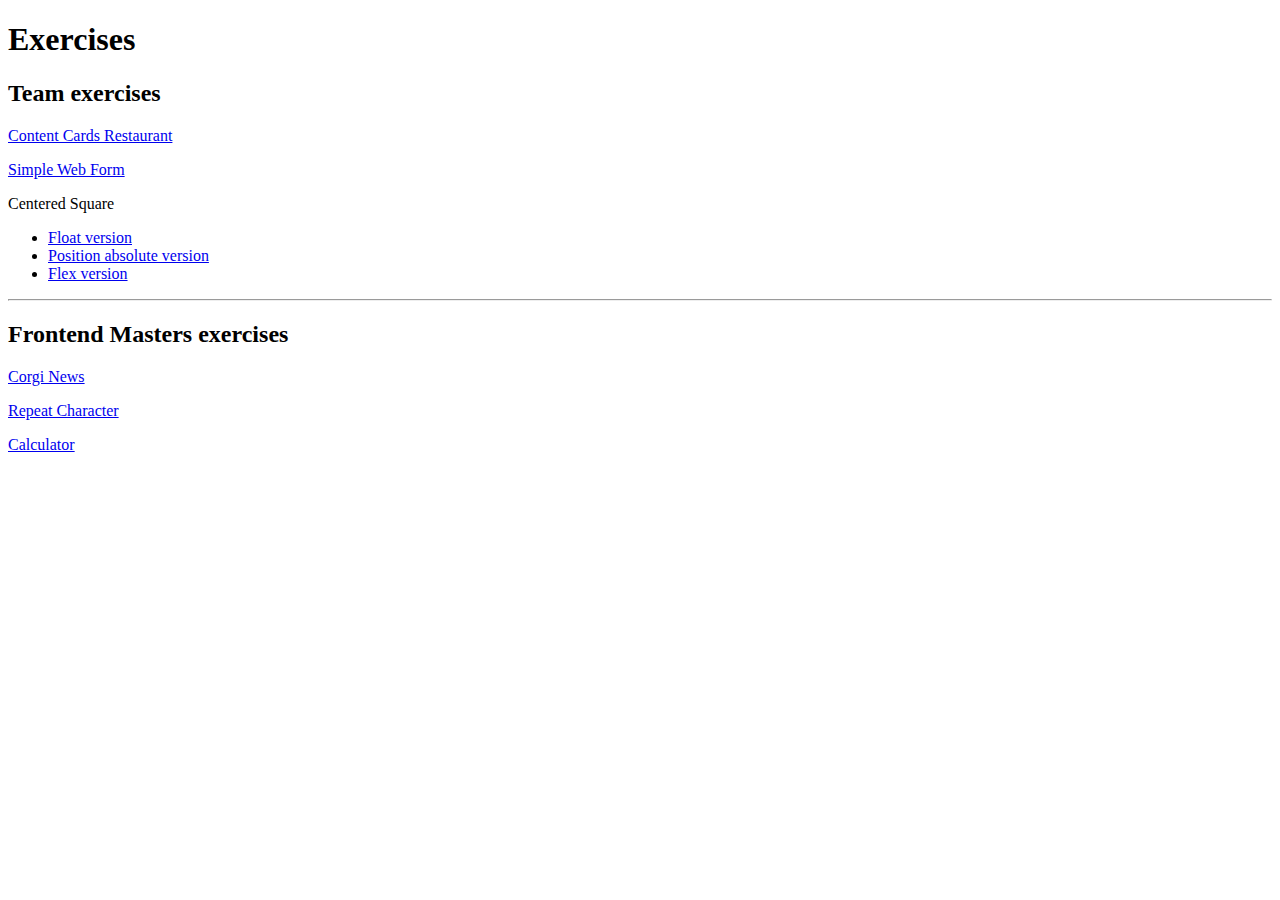
<file: index.html>
<!DOCTYPE html>
<html lang="en">
<head>
    <meta charset="UTF-8">
    <meta http-equiv="X-UA-Compatible" content="IE=edge">
    <meta name="viewport" content="width=device-width, initial-scale=1.0">
    <title>Document</title>
</head>
<body>
    <h1>Exercises</h1>
    <div>
        <h2>Team exercises</h2>
        <p>
            <a href="exercises/team/content_cards_restaurant/index.html">Content Cards Restaurant</a>
        </p>
        <p>
            <a href="exercises/team/simple_web_form/index.html">Simple Web Form</a>
        </p>
        <p>
            Centered Square
            <ul>
                <li><a href="exercises/team/centered_square/float.html">Float version</a></li>
                <li><a href="exercises/team/centered_square/position_absolute.html">Position absolute version</a></li>
                <li><a href="exercises/team/centered_square/flex.html">Flex version</a></li>
            </ul>
        </p>
        
    </div>
    <hr />
    <div>
        <h2>Frontend Masters exercises</h2>
        <p><a href="exercises/frontend_masters/01_corgi_news/index.html">Corgi News</a></p>
        <p><a href="exercises/frontend_masters/02_repeat_character/index.html">Repeat Character</a></p>
        <p><a href="exercises/frontend_masters/03_calculator/index.html">Calculator</a></p>
    </div>
</body>
</html>
</file>
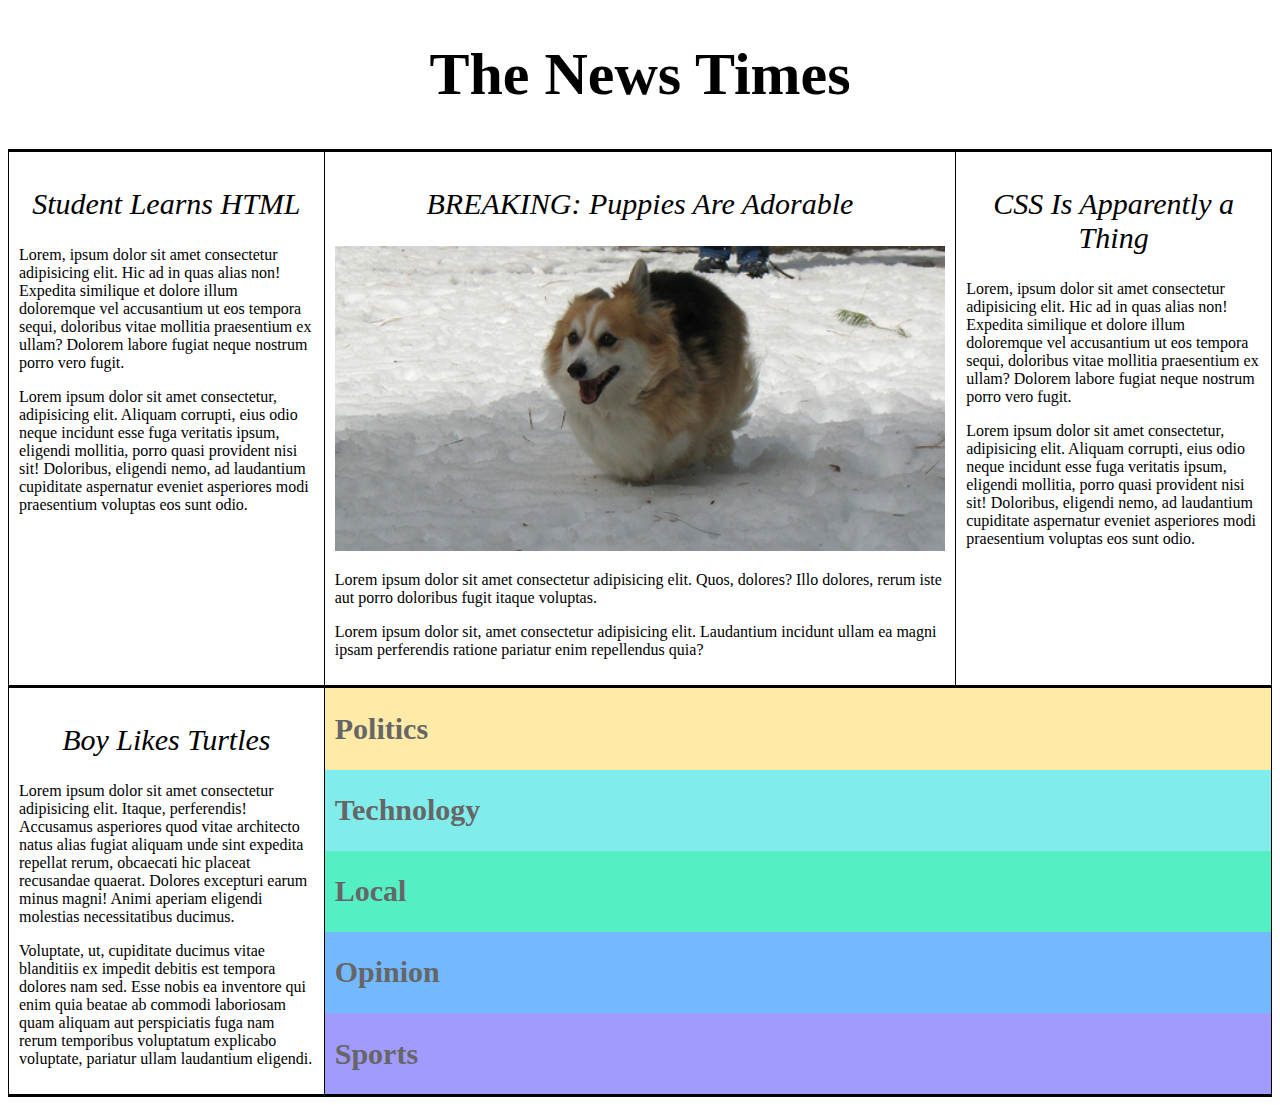
<file: exercises/frontend_masters/01_corgi_news/index.html>
<!DOCTYPE html>
<html lang="en">
<head>
    <meta charset="UTF-8">
    <meta http-equiv="X-UA-Compatible" content="IE=edge">
    <meta name="viewport" content="width=device-width, initial-scale=1.0">
    <title>Document</title>
    <style>
        * {
            box-sizing: border-box;
        }
        .main-title {
            text-align: center;
            font-family: "Snell Roundhand";
            /* Perché continua a rimanere bold? */
            font-weight: normal;
            /* Perché ho dovuto dimezzare la grandezza per farlo ugale? */
            font-size: 30px;
        }
        .page {
            border-top: 3px solid;
        }
        .page h1,
        .page h2 {
            font-size: 30px;
            text-align: center;
            font-weight: normal;
            font-style: italic;
        }
        .contents {
            display: flex;
            border-bottom: 3px solid;
            border-left: 1px solid;
        }
        .contents > div {
            border-right: 1px solid;
        }
        .side-content {
            width: 25%;
            padding: 10px;
        }
        .main-content {
            width: 50%;
            padding: 10px;
        }
        .main-content-img {
            width: 100%;
        }
        .topic-content {
            width: 75%;
        }
        .topic-content > div {
            height: 20%;
            padding-left: 10px;
            display: flex;
            flex-direction: column;
            justify-content: center;
        }
        .topic-content > div a {
            /* Perché ho dovuto specificarlo? */
            text-decoration: none;
            font-size: 30px;
            font-weight: bold;
            font-family: "Futura";
            color: #666;
        }
        .topic-content > div a:hover {
            text-decoration: underline;
        }
        .topic-politics { background-color: #ffeaa7; }
        .topic-technology  { background-color: #81ecec; }
        .topic-local { background-color: #55efc4; }
        .topic-opinion  { background-color: #74b9ff; }
        .topic-sports  { background-color: #a29bfe; }
    </style>
    <script type="text/javascript">
        window.onload = function () {
            const images = [ 
                    "img/corgi_1.jpg", "img/corgi_2.jpg", "img/corgi_3.jpg", "img/corgi_4.jpg",
                    "img/corgi_5.jpg", "img/corgi_6.jpg", "img/corgi_7.jpg", "img/corgi_8.jpg" ]
                .map(imgPath => { return { id: Math.random(), path:imgPath } })
                .sort((img1, img2) => img1.id - img2.id)

            document.getElementsByClassName('main-content-img')[0].src = images[0].path
        }
    </script>
</head>
<body>
    <div class="main-title">
        <h1>The News Times</h1>
    </div>
    
    <div class="page">
        <div class="contents">
            <div class="side-content">
                <h2>Student Learns HTML</h2>
                <p>
                    Lorem, ipsum dolor sit amet consectetur adipisicing elit. Hic ad in quas alias non! Expedita similique et dolore illum doloremque vel accusantium ut eos tempora sequi, doloribus vitae mollitia praesentium ex ullam? Dolorem labore fugiat neque nostrum porro vero fugit.
                </p>
                <p>
                    Lorem ipsum dolor sit amet consectetur, adipisicing elit. Aliquam corrupti, eius odio neque incidunt esse fuga veritatis ipsum, eligendi mollitia, porro quasi provident nisi sit! Doloribus, eligendi nemo, ad laudantium cupiditate aspernatur eveniet asperiores modi praesentium voluptas eos sunt odio.
                </p>
            </div>
            <div class="main-content">
                <h2>BREAKING: Puppies Are Adorable</h2>
                <img class="main-content-img">
                <p>
                    Lorem ipsum dolor sit amet consectetur adipisicing elit. Quos, dolores? Illo dolores, rerum iste aut porro doloribus fugit itaque voluptas.
                </p>
                <p>
                    Lorem ipsum dolor sit, amet consectetur adipisicing elit. Laudantium incidunt ullam ea magni ipsam perferendis ratione pariatur enim repellendus quia?
                </p>
            </div>
            <div class="side-content">
                <h2>CSS Is Apparently a Thing</h2>
                <p>
                    Lorem, ipsum dolor sit amet consectetur adipisicing elit. Hic ad in quas alias non! Expedita similique et dolore illum doloremque vel accusantium ut eos tempora sequi, doloribus vitae mollitia praesentium ex ullam? Dolorem labore fugiat neque nostrum porro vero fugit.
                </p>
                <p>
                    Lorem ipsum dolor sit amet consectetur, adipisicing elit. Aliquam corrupti, eius odio neque incidunt esse fuga veritatis ipsum, eligendi mollitia, porro quasi provident nisi sit! Doloribus, eligendi nemo, ad laudantium cupiditate aspernatur eveniet asperiores modi praesentium voluptas eos sunt odio.
                </p>
            </div>
        </div>
        <div class="contents">
            <div class="side-content">
                <h2>Boy Likes Turtles</h2>
                <p>
                    Lorem ipsum dolor sit amet consectetur adipisicing elit. Itaque, perferendis! Accusamus asperiores quod vitae architecto natus alias fugiat aliquam unde sint expedita repellat rerum, obcaecati hic placeat recusandae quaerat. Dolores excepturi earum minus magni! Animi aperiam eligendi molestias necessitatibus ducimus.
                </p>
                <p>
                    Voluptate, ut, cupiditate ducimus vitae blanditiis ex impedit debitis est tempora dolores nam sed. Esse nobis ea inventore qui enim quia beatae ab commodi laboriosam quam aliquam aut perspiciatis fuga nam rerum temporibus voluptatum explicabo voluptate, pariatur ullam laudantium eligendi.
                </p>
            </div>
            <div class="topic-content">
                <div class="topic-politics">
                    <a href="#">Politics</a>
                </div>
                <div class="topic-technology">
                    <a href="#">Technology</a>
                </div>
                <div class="topic-local">
                    <a href="#">Local</a>
                </div>
                <div class="topic-opinion">
                    <a href="#">Opinion</a>
                </div>
                <div class="topic-sports">
                    <a href="#">Sports</a>
                </div>
            </div>
        </div>
    </div>

</body>
</html>
</file>
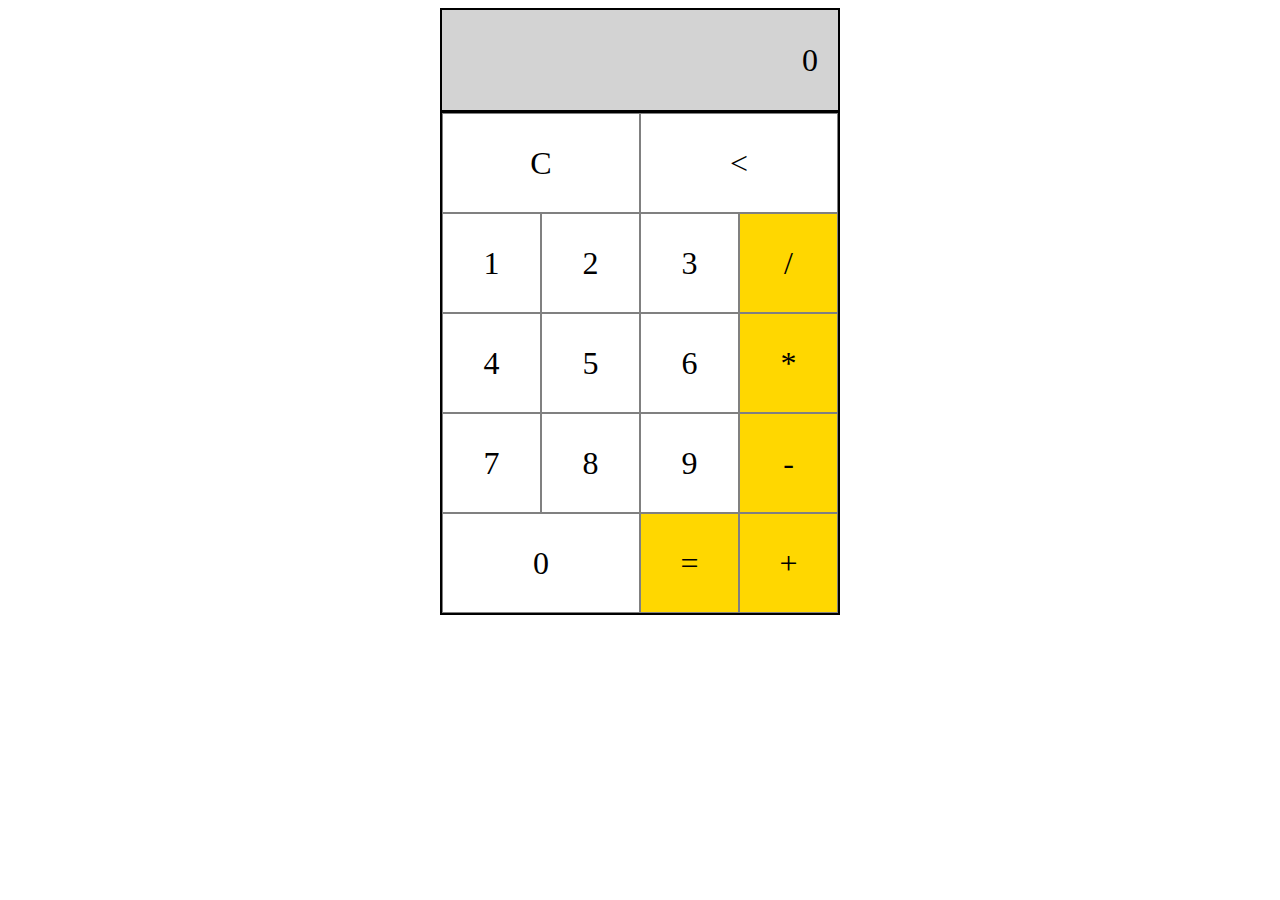
<file: exercises/frontend_masters/03_calculator/index.html>
<!DOCTYPE html>
<html>
<head>
    <meta charset='utf-8'>
    <meta http-equiv='X-UA-Compatible' content='IE=edge'>
    <title>Calculator</title>
    <meta name='viewport' content='width=device-width, initial-scale=1'>
    <link rel='stylesheet' type='text/css' media='screen' href='main.css'>
    <script src='main.js'></script>
</head>
<body>
    <div class="calc">
        <div class="display"></div>
        <div class="keypad-row">
            <div class="action key key-2">C</div>
            <div class="action key key-2">&lt;</div>
        </div>

        <div class="keypad-row">
            <div class="number key">1</div>
            <div class="number key">2</div>
            <div class="number key">3</div>
            <div class="operator key">/</div>
        </div>
        
        <div class="keypad-row">
            <div class="number key">4</div>
            <div class="number key">5</div>
            <div class="number key">6</div>
            <div class="operator key">*</div>
        </div>
        
        <div class="keypad-row">
            <div class="number key">7</div>
            <div class="number key">8</div>
            <div class="number key">9</div>
            <div class="operator key">-</div>
        </div>
        
        <div class="keypad-row">
            <div class="number key key-2">0</div>
            <div class="operator key">=</div>
            <div class="operator key">+</div>
        </div>

    </div>
</body>
</html>
</file>
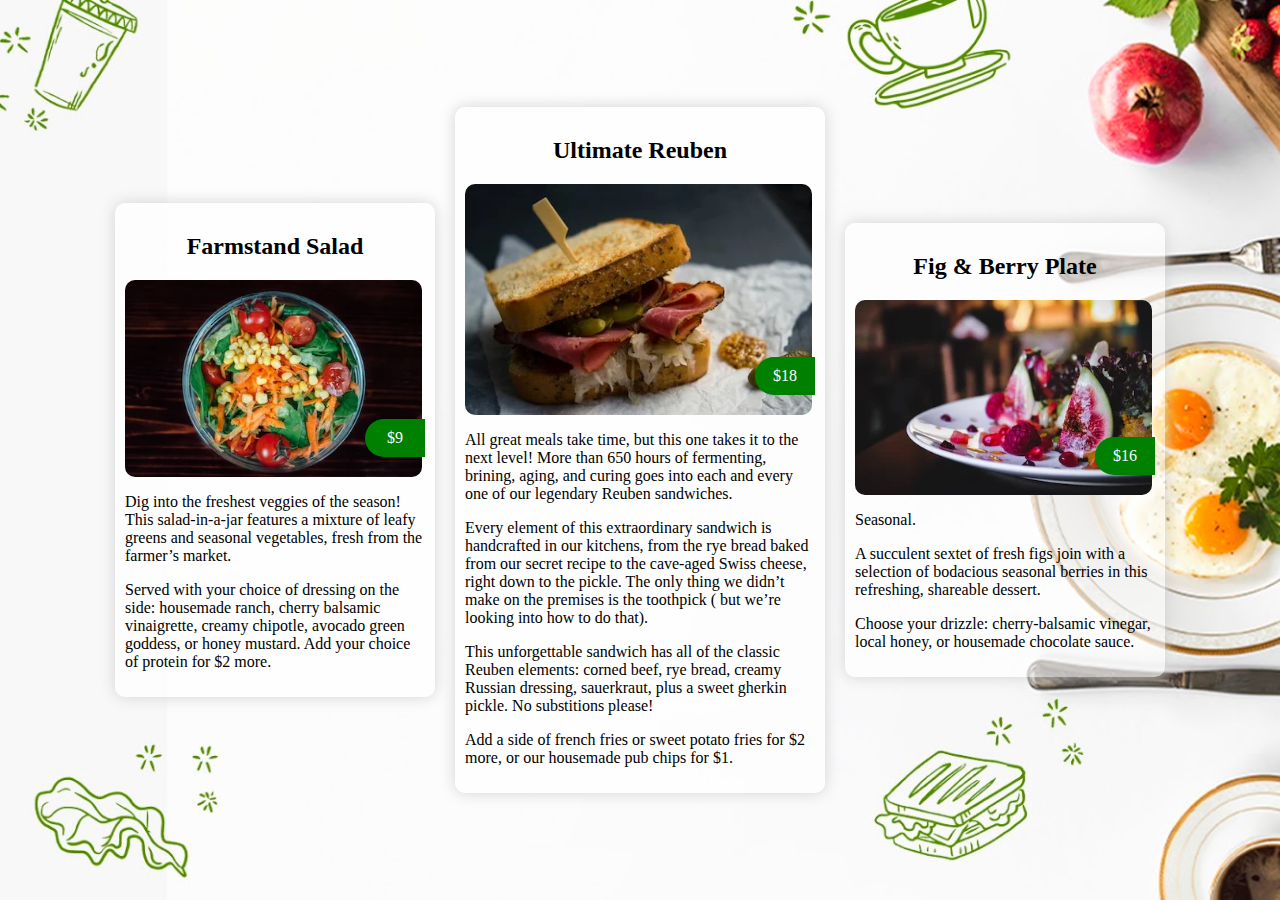
<file: exercises/team/content_cards_restaurant/index.html>
<!DOCTYPE html>
<html lang="en">
<head>
    <meta charset="UTF-8">
    <meta http-equiv="X-UA-Compatible" content="IE=edge">
    <meta name="viewport" content="width=device-width, initial-scale=1.0">
    <title>Content Cards Restaurant</title>
    <style>
        html,
        body {
            margin: 0px;
            width: 100%;
            height: 100%;
        }
        body {
            margin: 0;
            background-image: url("breakfast.jpg");
            background-repeat: no-repeat;
            background-attachment: fixed;
            background-size: cover;
        }
        .container {
            display: flex;
            flex-direction: row;
            justify-content: center;
            align-items: center;
            height: 100%;
        }
        .card-side {
            width: 300px;
        }
        .card-middle {
            width: 350px;
        }
        .card {
            background-color: #fffa;
            border-radius: 10px;
            padding: 10px;
            box-shadow: 0px 0px 15px lightgray;
            margin: 10px;
        }
        .card-title {
            text-align: center;
        }
        .card-cover {
            background-repeat: no-repeat;
            background-size: cover;
            display: flex;
            flex-direction: column;
            align-items: end;
            justify-content: end;
        }
        .card-price {
            color: white;
            background-color: green;
            border-top-left-radius: 20px;
            border-bottom-left-radius: 20px;
            margin-bottom: 20px;
            text-align: center;
            padding: 10px;
            width: 40px;
            position: absolute;
        }
        .card-cover-img {
            align-self: start;
            width: 99%;
            border-radius: 10px;
        }
        @font-face {
            font-family: "Ubuntu";
            src: url("ubuntu.ttf");
        }
    </style>
</head>
<body>
    <div class="container">
        <div class="card card-side">
            <h2 class="card-title">Farmstand Salad</h2>
            <div class="card-cover">
                <img class="card-cover-img" src="./farmstand_salad.jpg">  
                <div class="card-price">$9</div>
            </div>
            <p>
                Dig into the freshest veggies of the season! This salad-in-a-jar features a mixture of leafy greens and seasonal vegetables, fresh from the farmer’s market.
            </p>
            <p>
                Served with your choice of dressing on the side: housemade ranch, cherry balsamic vinaigrette, creamy chipotle, avocado green goddess, or honey mustard. Add your choice of protein for $2 more.
            </p>
        </div>
        <div class="card card-middle">
            <h2 class="card-title">Ultimate Reuben</h2>
            <div class="card-cover">
                <img class="card-cover-img" src="./ultimate_reuben.jpg">  
                <div class="card-price">$18</div>
            </div>
            <p>
                All great meals take time, but this one takes it to the next level! More than 650 hours of fermenting, brining, aging, and curing goes into each and every one of our legendary Reuben sandwiches.
            </p>
            <p>
                Every element of this extraordinary sandwich is handcrafted in our kitchens, from the rye bread baked from our secret recipe to the cave-aged Swiss cheese, right down to the pickle. The only thing we didn’t make on the premises is the toothpick ( but we’re looking into how to do that).
            </p>
            <p>
                This unforgettable sandwich has all of the classic Reuben elements: corned beef, rye bread, creamy Russian dressing, sauerkraut, plus a sweet gherkin pickle. No substitions please!
            </p>
            <p>
                Add a side of french fries or sweet potato fries for $2 more, or our housemade pub chips for $1.
            </p>
        </div>
        <div class="card card-side">
            <h2 class="card-title">Fig & Berry Plate</h2>
            <div class="card-cover">
                <img class="card-cover-img" src="./fig_berry_plate.jpg">  
                <div class="card-price">$16</div>
            </div>
            <p>
                Seasonal.
            </p>
            <p>
                A succulent sextet of fresh figs join with a selection of bodacious seasonal berries in this refreshing, shareable dessert.
            </p>
            <p>
                Choose your drizzle: cherry-balsamic vinegar, local honey, or housemade chocolate sauce.
            </p>
        </div>
    </div>
</body>
</html>
</file>
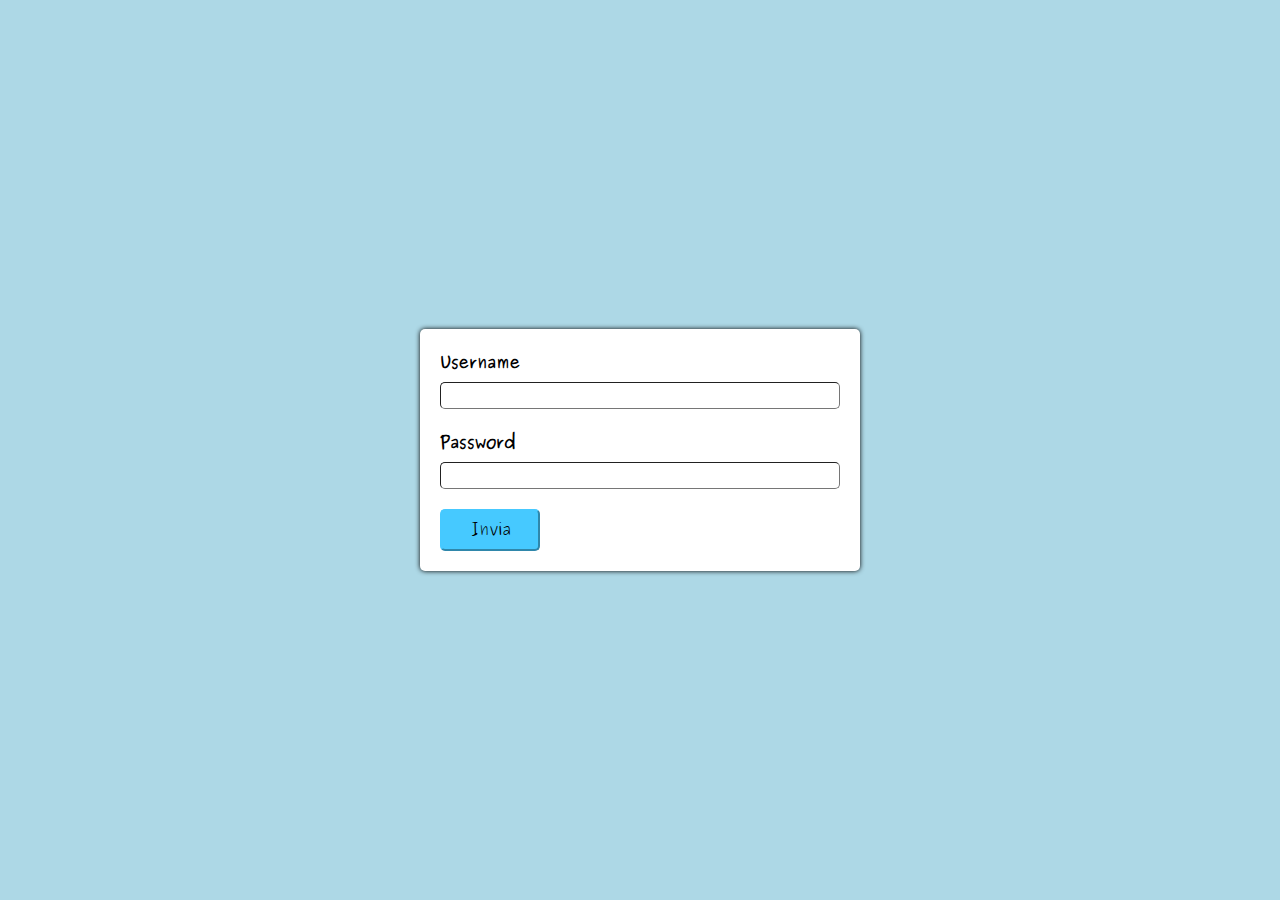
<file: exercises/team/simple_web_form/index.html>
<!DOCTYPE html>
<html lang="en">
<head>
    <meta charset="UTF-8">
    <meta http-equiv="X-UA-Compatible" content="IE=edge">
    <meta name="viewport" content="width=device-width, initial-scale=1.0">
    <title>Simple web form</title>
    <style>
        * { box-sizing: border-box; }
        html,
        body {
            height: 100%;
            margin: 0;
            background-color: lightblue;
        }
        .main {
            display: flex;
            height: 100%;
            flex-direction: column;
            align-items: center;
            justify-content: center;
        }
        .form {
            background-color: white;
            box-shadow: 0px 0px 5px black;
            border-radius: 5px;
        }
        .form-input {
            display: flex;
            flex-direction: column;
            /* CAMBIARE UNITà DI MISURA */
            margin: 20px;
            width: 400px;
        }
        .form-input label {
            margin-bottom: 5px;
            font-family: purisa;
            font-weight: bold;
        }
        .form-input input {
            padding: 5px;
            border-radius: 5px;
            border-width: 1px;
        }
        .form-btn {
            background-color: #46c9ff;
            border-radius: 5px;
            border-color: #46c9ff;
            font-family: purisa;
            font-size: medium;
            width: 100px;
            padding: 5px;
        }
        @font-face {
            font-family: "Purisa";
            src: url("purisa.ttf");
        }

    </style>
</head>
<body>
    <div class="main">
        <form class="form">
            <div class="form-input">
                <label>Username</label>
                <input name="username" type="text">
            </div>
            <div class="form-input">
                <label>Password</label>
                <input name="password" type="password">
            </div>
            <div class="form-input">
                <button class="form-btn">Invia</button>
            </div>
        </form>
    </div>
</body>
</html>
</file>
<file: exercises/frontend_masters/03_calculator/main.css>
* {
    box-sizing: border-box;
}

body {
    display: flex;
    justify-content: center;
}

.calc {
    font-size: xx-large;
    background-color: black;
    width: 400px;
    display: flex;
    flex-direction: column;
    border: black solid 2px;
}

.display,
.key {
    height: 100px;
}

.display {
    background-color: lightgray;
    display: flex;
    justify-content: end;
    align-items: center;
    margin-bottom: 3px;
    padding: 20px;
}

.keypad-row {
    display: flex;
    flex-direction: row;
    background-color: gray;
}

.key {
    width: 25%;
    display: flex;
    align-items: center;
    justify-content: center;
    border: 1px solid gray;
}

.key-2 {
    width: 50%;
}

.action.key,
.number.key {
    background-color: white;
}
.action.key:hover,
.number.key:hover {
    background-color: lightgray;
}
.action.key:active,
.number.key:active {
    background-color: gray;
}

.operator.key {
    background-color: gold;
}
.operator.key:hover {
    background-color: goldenrod;
}
.operator.key:active {
    background-color: darkgoldenrod;
}
</file>
